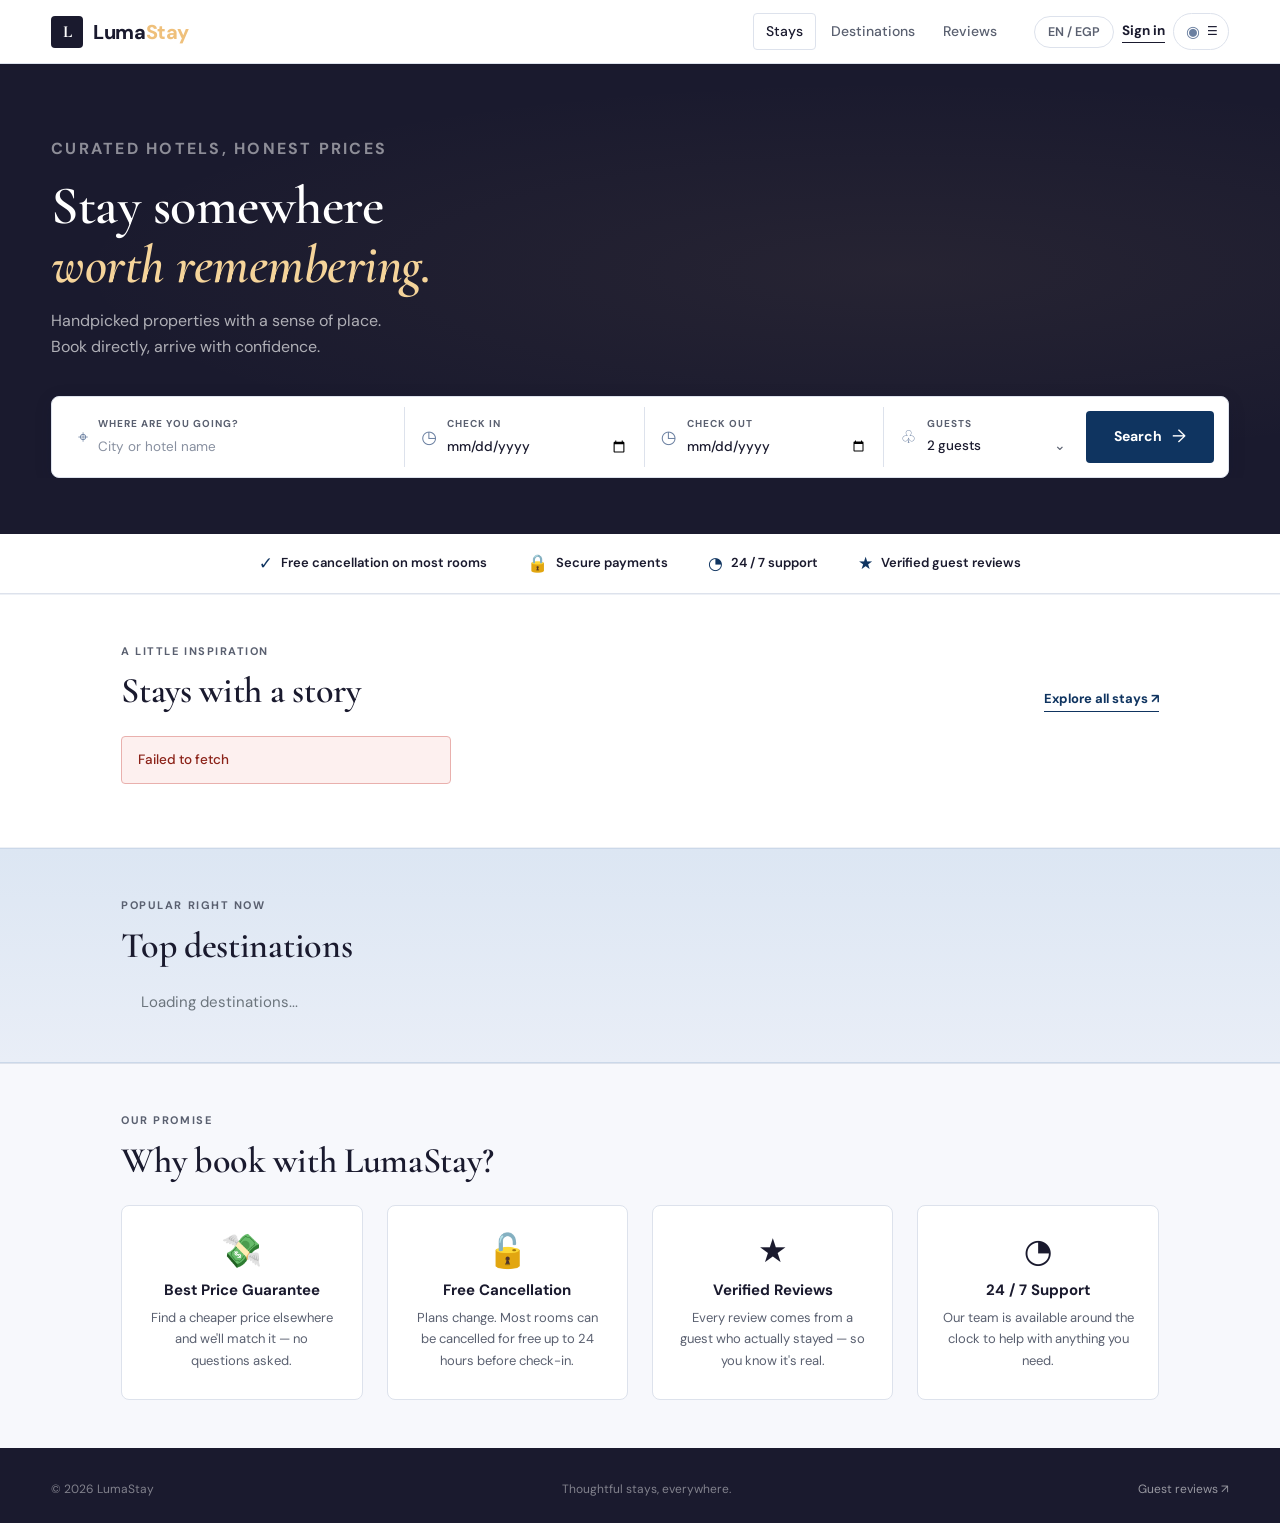
<file: frontend/index.html>
<!doctype html>
<html lang="en">
<head>
  <meta charset="UTF-8">
  <meta name="viewport" content="width=device-width, initial-scale=1.0">
  <meta name="description" content="LumaStay — discover and book premium hotels with care.">
  <title>LumaStay | Find Your Next Stay</title>
  <link rel="preconnect" href="https://fonts.googleapis.com">
  <link rel="preconnect" href="https://fonts.gstatic.com" crossorigin>
  <link href="https://fonts.googleapis.com/css2?family=Cormorant+Garamond:ital,wght@0,400;0,600;1,400&family=DM+Sans:wght@400;500;600;700&display=swap" rel="stylesheet">
  <link href="https://cdn.jsdelivr.net/npm/bootstrap@5.3.3/dist/css/bootstrap.min.css" rel="stylesheet">
  <link rel="stylesheet" href="css/style.css">
</head>
<body>

  <!-- ── HEADER ── -->
  <header class="site-header">
    <a class="brand" href="index.html" aria-label="LumaStay home">
      <span class="brand-mark">L</span>
      <span>Luma<span>Stay</span></span>
    </a>
    <nav class="main-nav" aria-label="Main navigation">
      <a class="active" href="#stays">Stays</a>
      <a href="#destinations">Destinations</a>
      <a href="reviews.html">Reviews</a>
    </nav>
    <div class="header-actions">
      <span class="icon-button" aria-label="Language and currency">EN / EGP</span>
      <a href="login.html" class="host-link">Sign in</a>
      <button class="profile-button" type="button" aria-label="Open account menu">
        <span class="profile-icon">◉</span>
        <span class="menu-icon">☰</span>
      </button>
    </div>
  </header>

  <!-- ── HERO + SEARCH ── -->
  <section class="hero-section" id="top" aria-labelledby="hero-heading">
    <div class="hero-inner">
      <div class="hero-copy">
        <p class="eyebrow" style="color:rgba(255,255,255,.5);margin-bottom:14px">Curated hotels, honest prices</p>
        <h1 id="hero-heading">Stay somewhere<br><em>worth remembering.</em></h1>
        <p>Handpicked properties with a sense of place.<br>Book directly, arrive with confidence.</p>
      </div>

      <!-- Search form — IDs required by script.js -->
      <form class="search-panel" aria-label="Search for a stay" id="searchForm" novalidate>

        <div class="search-field destination-field">
          <span class="field-icon" aria-hidden="true">⌖</span>
          <div style="flex:1;min-width:0">
            <label for="destination">Where are you going?</label>
            <input id="destination" type="text" placeholder="City or hotel name" autocomplete="off">
          </div>
        </div>

        <div class="search-field">
          <span class="field-icon" aria-hidden="true">◷</span>
          <div style="flex:1;min-width:0">
            <label for="check-in">Check in</label>
            <input id="check-in" type="date" aria-label="Check-in date">
          </div>
        </div>

        <div class="search-field">
          <span class="field-icon" aria-hidden="true">◷</span>
          <div style="flex:1;min-width:0">
            <label for="check-out">Check out</label>
            <input id="check-out" type="date" aria-label="Check-out date">
          </div>
        </div>

        <div class="search-field guests-field" style="position:relative">
          <span class="field-icon" aria-hidden="true">♧</span>
          <div style="flex:1;min-width:0">
            <label for="guests">Guests</label>
            <button class="guest-trigger" id="guests" type="button"
              aria-haspopup="true" aria-expanded="false">
              2 guests <span>⌄</span>
            </button>
          </div>

          <div class="guest-menu" id="guest-menu" aria-hidden="true" role="dialog" aria-label="Guest count">
            <div class="guest-row">
              <div>
                <strong>Adults</strong>
                <small>Ages 13 or above</small>
              </div>
              <div class="stepper">
                <button type="button" data-action="minus" data-target="adults" aria-label="Remove adult">−</button>
                <span id="adults">2</span>
                <button type="button" data-action="plus" data-target="adults" aria-label="Add adult">+</button>
              </div>
            </div>
            <div class="guest-row">
              <div>
                <strong>Children</strong>
                <small>Ages 2 – 12</small>
              </div>
              <div class="stepper">
                <button type="button" data-action="minus" data-target="children" aria-label="Remove child">−</button>
                <span id="children">0</span>
                <button type="button" data-action="plus" data-target="children" aria-label="Add child">+</button>
              </div>
            </div>
          </div>
        </div>

        <button class="search-button" type="submit" id="search-button" aria-label="Search stays">
          <span>Search</span>
          <b aria-hidden="true">→</b>
        </button>

      </form>
    </div>
  </section>

  <!-- subtle divider between hero (dark) and white content -->
  <div style="height:56px;background:var(--charcoal)"></div>

  <main>

    <!-- ── TRUST STRIP ── -->
    <div class="features-strip">
      <ul class="features-list container" role="list">
        <li class="feature-item"><span class="feature-icon" aria-hidden="true">✓</span>Free cancellation on most rooms</li>
        <li class="feature-item"><span class="feature-icon" aria-hidden="true">🔒</span>Secure payments</li>
        <li class="feature-item"><span class="feature-icon" aria-hidden="true">◔</span>24 / 7 support</li>
        <li class="feature-item"><span class="feature-icon" aria-hidden="true">★</span>Verified guest reviews</li>
      </ul>
    </div>

    <!-- ── FEATURED STAYS ── -->
    <section class="collection-section" id="stays" aria-labelledby="stays-heading">
      <div class="container">

        <div class="section-heading">
          <div>
            <p class="eyebrow" style="margin-bottom:10px">A little inspiration</p>
            <h2 id="stays-heading">Stays with a story</h2>
          </div>
          <a href="index.html#stays" class="text-link">Explore all stays <span aria-hidden="true">↗</span></a>
        </div>

        <div class="stay-grid" role="list" id="hotel-list">
          <p class="text-center" role="status">Loading hotels...</p>
        </div><!-- /.stay-grid -->
      </div>
    </section>

    <!-- ── DESTINATIONS ── -->
    <section class="dest-section" id="destinations" aria-labelledby="dest-heading">
      <div class="container">
        <div class="section-heading">
          <div>
            <p class="eyebrow" style="margin-bottom:10px">Popular right now</p>
            <h2 id="dest-heading">Top destinations</h2>
          </div>
        </div>
        <div class="dest-grid" id="destination-list" aria-live="polite">
          <p class="text-center text-secondary" role="status">Loading destinations...</p>
        </div>
      </div>
    </section>

    <!-- ── WHY LUMASTAY ── -->
    <section class="why-section" aria-labelledby="why-heading">
      <div class="container">
        <div class="section-heading">
          <div>
            <p class="eyebrow" style="margin-bottom:10px">Our promise</p>
            <h2 id="why-heading">Why book with LumaStay?</h2>
          </div>
        </div>
        <div class="why-grid">
          <div class="why-card">
            <div class="why-icon" aria-hidden="true">💸</div>
            <h3 class="why-title">Best Price Guarantee</h3>
            <p class="why-desc">Find a cheaper price elsewhere and we'll match it — no questions asked.</p>
          </div>
          <div class="why-card">
            <div class="why-icon" aria-hidden="true">🔓</div>
            <h3 class="why-title">Free Cancellation</h3>
            <p class="why-desc">Plans change. Most rooms can be cancelled for free up to 24 hours before check-in.</p>
          </div>
          <div class="why-card">
            <div class="why-icon" aria-hidden="true">★</div>
            <h3 class="why-title">Verified Reviews</h3>
            <p class="why-desc">Every review comes from a guest who actually stayed — so you know it's real.</p>
          </div>
          <div class="why-card">
            <div class="why-icon" aria-hidden="true">◔</div>
            <h3 class="why-title">24 / 7 Support</h3>
            <p class="why-desc">Our team is available around the clock to help with anything you need.</p>
          </div>
        </div>
      </div>
    </section>

  </main>

  <!-- ── FOOTER ── -->
  <footer class="site-footer">
    <span>© 2026 LumaStay</span>
    <span>Thoughtful stays, everywhere.</span>
    <a href="reviews.html">Guest reviews ↗</a>
  </footer>

  <!-- Toast — id required by script.js -->
  <div class="toast" id="toast" role="status" aria-live="polite"></div>

  <script src="https://cdn.jsdelivr.net/npm/bootstrap@5.3.3/dist/js/bootstrap.bundle.min.js"></script>
  <script src="js/api.js"></script>
  <script src="js/session.js"></script>
  <script src="js/script.js"></script>
</body>
</html>
</file>
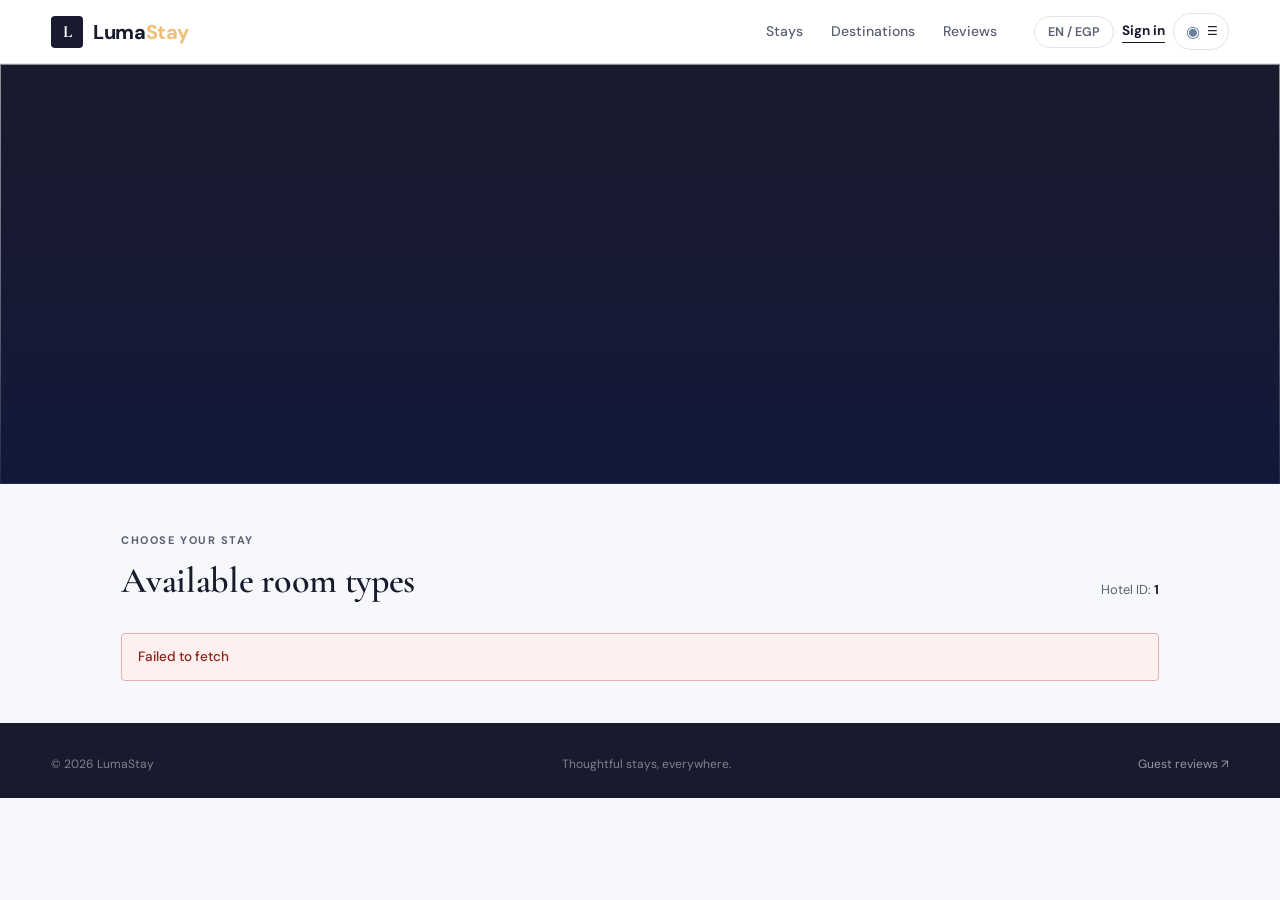
<file: frontend/hotel-details.html>
<!doctype html>
<html lang="en">
<head>
  <meta charset="UTF-8">
  <meta name="viewport" content="width=device-width, initial-scale=1.0">
  <title>Hotel Details | LumaStay</title>
  <link rel="preconnect" href="https://fonts.googleapis.com">
  <link rel="preconnect" href="https://fonts.gstatic.com" crossorigin>
  <link href="https://fonts.googleapis.com/css2?family=Cormorant+Garamond:ital,wght@0,400;0,600;1,400&family=DM+Sans:wght@400;500;600;700&display=swap" rel="stylesheet">
  <link href="https://cdn.jsdelivr.net/npm/bootstrap@5.3.3/dist/css/bootstrap.min.css" rel="stylesheet">
  <link rel="stylesheet" href="css/style.css">
  <link rel="stylesheet" href="css/hotel-details.css">
</head>
<body>

  <!-- ── HEADER ── -->
  <header class="site-header">
    <a class="brand" href="index.html" aria-label="LumaStay home">
      <span class="brand-mark">L</span>
      <span>Luma<span>Stay</span></span>
    </a>
    <nav class="main-nav" aria-label="Main navigation">
      <a href="index.html#stays">Stays</a>
      <a href="index.html#destinations">Destinations</a>
      <a href="reviews.html">Reviews</a>
    </nav>
    <div class="header-actions">
      <span class="icon-button" aria-label="Language and currency">EN / EGP</span>
      <a class="host-link" href="login.html">Sign in</a>
      <button class="profile-button" type="button" aria-label="Open account menu">
        <span class="profile-icon">◉</span>
        <span class="menu-icon">☰</span>
      </button>
    </div>
  </header>

  <main>

    <!-- ── HERO — populated by hotel-details.js via IDs ── -->
    <section class="hotel-hero">
      <img
        alt=""
        class="hotel-hero-image"
      >
      <div class="hotel-hero-overlay" aria-hidden="true"></div>
      <div class="hotel-hero-content d-none">
        <!-- IDs populated by hotel-details.js -->
        <h1 id="hotelName"></h1>
        <p class="hotel-location" id="hotelLocation"></p>
        <p class="hotel-description" id="hotelDescription"></p>
      </div>
    </section>

    <!-- ── ROOMS ── -->
    <section class="rooms-section">
      <div class="container">

        <div class="rooms-section-header">
          <div>
            <p class="eyebrow" style="margin-bottom:10px">Choose your stay</p>
            <h2>Available room types</h2>
          </div>
          <span style="font-size:13px;color:var(--warm-grey)">
            Hotel ID: <strong id="hotelIdLabel" style="color:var(--charcoal)"></strong>
          </span>
        </div>

        <!-- Alert — hotel-details.js uses id="pageMessage" -->
        <div id="pageMessage" class="alert d-none" role="alert"></div>

        <!-- Room cards injected by hotel-details.js -->
        <div id="roomTypes" class="row g-4"></div>

      </div>
    </section>

  </main>

  <!-- ── FOOTER ── -->
  <footer class="site-footer">
    <span>© 2026 LumaStay</span>
    <span>Thoughtful stays, everywhere.</span>
    <a href="reviews.html">Guest reviews ↗</a>
  </footer>

  <script src="https://cdn.jsdelivr.net/npm/bootstrap@5.3.3/dist/js/bootstrap.bundle.min.js"></script>
  <script src="js/api.js"></script>
  <script src="js/session.js"></script>
  <script src="js/hotel-details.js"></script>
</body>
</html>
</file>
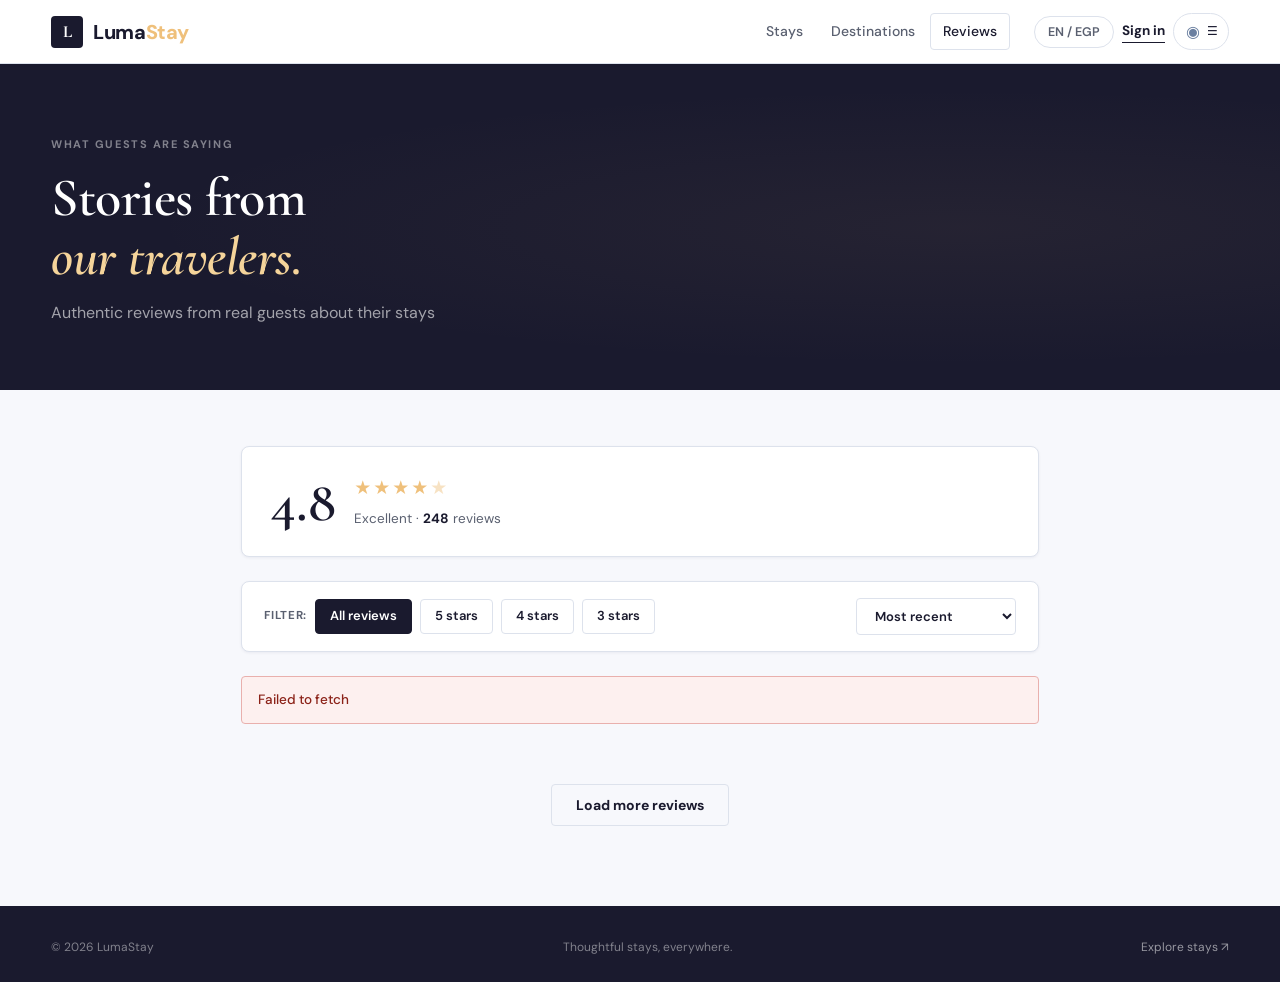
<file: frontend/reviews.html>
<!doctype html>
<html lang="en">
<head>
  <meta charset="UTF-8">
  <meta name="viewport" content="width=device-width, initial-scale=1.0">
  <title>Guest Reviews | LumaStay</title>
  <link rel="preconnect" href="https://fonts.googleapis.com">
  <link rel="preconnect" href="https://fonts.gstatic.com" crossorigin>
  <link href="https://fonts.googleapis.com/css2?family=Cormorant+Garamond:ital,wght@0,400;0,600;1,400&family=DM+Sans:wght@400;500;600;700&display=swap" rel="stylesheet">
  <link href="https://cdn.jsdelivr.net/npm/bootstrap@5.3.3/dist/css/bootstrap.min.css" rel="stylesheet">
  <link rel="stylesheet" href="css/style.css">
  <link rel="stylesheet" href="css/reviews.css?v=20260908">
</head>
<body>
  <header class="site-header">
    <a class="brand" href="index.html" aria-label="LumaStay home">
      <span class="brand-mark">L</span>
      <span>Luma<span>Stay</span></span>
    </a>
    <nav class="main-nav" aria-label="Main navigation">
      <a href="index.html#stays">Stays</a>
      <a href="index.html#destinations">Destinations</a>
      <a class="active" href="reviews.html">Reviews</a>
    </nav>
    <div class="header-actions">
      <span class="icon-button" aria-label="Language and currency">EN / EGP</span>
      <a href="login.html" class="host-link">Sign in</a>
      <button class="profile-button" type="button" aria-label="Open account menu"><span class="profile-icon">◉</span><span class="menu-icon">☰</span></button>
    </div>
  </header>

  <main>
    <section class="page-hero">
      <div class="page-hero-content">
        <p class="eyebrow">What guests are saying</p>
        <h1>Stories from<br><em>our travelers.</em></h1>
        <p class="hero-subtitle">Authentic reviews from real guests about their stays</p>
      </div>
    </section>

    <section class="reviews-container">
      <div class="reviews-header">
        <div class="rating-summary">
          <div class="overall-score">
            <span class="score-number">4.8</span>
            <div class="score-details">
              <div class="stars">★★★★<span class="half-star">★</span></div>
              <p class="score-text">Excellent · <span id="totalReviews">248</span> reviews</p>
            </div>
          </div>
        </div>
        <button class="btn-primary" data-auth-only data-bs-toggle="modal" data-bs-target="#addReviewModal">
          Write a review
        </button>
      </div>

      <div class="filter-section">
        <div class="filter-group">
          <span class="filter-label">Filter:</span>
          <button class="filter-btn active" data-filter="all">All reviews</button>
          <button class="filter-btn" data-filter="5">5 stars</button>
          <button class="filter-btn" data-filter="4">4 stars</button>
          <button class="filter-btn" data-filter="3">3 stars</button>
        </div>
        <select class="sort-select" id="sortReviews">
          <option value="recent">Most recent</option>
          <option value="oldest">Oldest first</option>
          <option value="highest">Highest rated</option>
          <option value="lowest">Lowest rated</option>
        </select>
      </div>

      <div id="reviewsList" class="reviews-list">
        <!-- Reviews will be populated by JavaScript -->
      </div>

      <div id="emptyState" class="empty-state" style="display: none;">
        <div class="empty-icon">💬</div>
        <h3>No reviews yet</h3>
        <p>Be the first to share your experience</p>
          <button class="btn-primary" data-auth-only data-bs-toggle="modal" data-bs-target="#addReviewModal">
          Write a review
        </button>
      </div>

      <div class="text-center mt-5" id="loadMoreContainer">
        <button class="btn-secondary" id="loadMoreBtn">
          Load more reviews
        </button>
      </div>
    </section>
  </main>

  <!-- Add Review Modal -->
  <div class="modal fade" id="addReviewModal" tabindex="-1" aria-labelledby="addReviewModalLabel" aria-hidden="true">
    <div class="modal-dialog modal-dialog-centered">
      <div class="modal-content">
        <div class="modal-header">
          <h5 class="modal-title" id="addReviewModalLabel">Share your experience</h5>
          <button type="button" class="btn-close" data-bs-dismiss="modal" aria-label="Close"></button>
        </div>
        <div class="modal-body">
          <form id="reviewForm">
            <div class="form-group">
              <label for="hotelSelect">Select completed stay</label>
              <select class="form-input" id="hotelSelect" required>
                <option value="">Loading completed stays...</option>
              </select>
            </div>

            <div class="form-group">
              <label>Your rating</label>
              <div class="star-rating" id="starRating">
                <span class="star" data-rating="1">☆</span>
                <span class="star" data-rating="2">☆</span>
                <span class="star" data-rating="3">☆</span>
                <span class="star" data-rating="4">☆</span>
                <span class="star" data-rating="5">☆</span>
              </div>
              <input type="hidden" id="ratingValue" name="rating" value="0" required>
            </div>

            <div class="form-group">
              <label for="reviewComment">Your review</label>
              <textarea class="form-input" id="reviewComment" rows="5" 
                        placeholder="Share your experience..." required minlength="10"></textarea>
              <small class="form-hint">Minimum 10 characters</small>
            </div>

            <div class="modal-footer">
              <button type="button" class="btn-secondary" data-bs-dismiss="modal">Cancel</button>
              <button type="submit" class="btn-primary">Submit review</button>
            </div>
          </form>
        </div>
      </div>
    </div>
  </div>

  <footer class="site-footer"><span>© 2026 LumaStay</span><span>Thoughtful stays, everywhere.</span><a href="index.html#stays">Explore stays ↗</a></footer>

  <script src="https://cdn.jsdelivr.net/npm/bootstrap@5.3.3/dist/js/bootstrap.bundle.min.js"></script>
  <script src="js/api.js"></script>
  <script src="js/session.js"></script>
  <script src="js/reviews.js"></script>
</body>
</html>
</file>
<file: frontend/css/style.css>
/* ==========================================================================
   LumaStay — Shared Design System
   style.css applies to every customer-facing page.
   Page-specific overrides live in their own CSS files.
   ========================================================================== */

/* --------------------------------------------------------------------------
   1. DESIGN TOKENS
   -------------------------------------------------------------------------- */
:root {
  /* ── Core palette — deep navy / gold ── */
  --ivory:         #f7f8fc;   /* page background     */
  --ivory-2:       #e9eef7;   /* section background  */
  --ivory-3:       #dce6f3;   /* deeper tint         */
  --charcoal:      #1a1a2e;   /* primary dark        */
  --charcoal-2:    #16213e;   /* rich navy           */
  --charcoal-3:    #0f3460;   /* strong blue         */
  --forest:        #0f3460;   /* CTA / accent blue   */
  --forest-2:      #1a4a80;   /* hover blue          */
  --forest-3:      #0a2a50;   /* deep blue           */
  --sage:          #6a7fa0;   /* muted blue-grey     */
  --sage-2:        #b0c0d8;   /* light blue-grey     */
  --sage-3:        #dce6f4;   /* palest blue         */
  --gold:          #efc07b;   /* primary gold        */
  --gold-2:        #f5d49a;   /* light gold          */
  --gold-3:        #faebd0;   /* palest gold         */
  --warm-grey:     #5a6070;   /* body text muted     */
  --warm-grey-2:   #8890a0;   /* placeholder / hint  */

  /* Semantic aliases — kept for backward-compat with older CSS */
  --ink:           var(--charcoal);
  --paper:         var(--ivory);
  --white:         #ffffff;
  --muted:         var(--warm-grey);
  --line:          #dde2ec;
  --sun:           var(--gold);
  --dark-sage:     var(--forest);

  /* Status colours */
  --status-pending-bg:    #fef5e7;
  --status-pending-fg:    #92580a;
  --status-pending-bd:    #f5d99a;
  --status-confirmed-bg:  #e6eef8;
  --status-confirmed-fg:  #0f3460;
  --status-confirmed-bd:  #a8c4e8;
  --status-cancelled-bg:  #fdf0ef;
  --status-cancelled-fg:  #8b2218;
  --status-cancelled-bd:  #e9b0ad;
  --status-completed-bg:  #e8edf8;
  --status-completed-fg:  #16213e;
  --status-completed-bd:  #a0b4d4;

  /* Alert colours */
  --alert-success-bg:  #e6eef8;
  --alert-success-fg:  #0f3460;
  --alert-success-bd:  #a8c4e8;
  --alert-danger-bg:   #fdf0ef;
  --alert-danger-fg:   #8b2218;
  --alert-danger-bd:   #e9b0ad;
  --alert-warning-bg:  #fef5e7;
  --alert-warning-fg:  #92580a;
  --alert-warning-bd:  #f5d99a;
  --alert-info-bg:     #e8edf8;
  --alert-info-fg:     #16213e;
  --alert-info-bd:     #a0b4d4;

  /* Shadow scale — navy-tinted */
  --shadow-xs: 0 1px 3px rgba(15,24,60,.06);
  --shadow-sm: 0 2px 8px rgba(15,24,60,.09);
  --shadow-md: 0 4px 18px rgba(15,24,60,.12);
  --shadow-lg: 0 8px 36px rgba(15,24,60,.16);

  /* Geometry */
  --radius:    4px;
  --radius-md: 8px;
  --radius-lg: 12px;

  /* Spacing scale */
  --space-1: 4px;
  --space-2: 8px;
  --space-3: 12px;
  --space-4: 16px;
  --space-5: 24px;
  --space-6: 32px;
  --space-7: 48px;
  --space-8: 64px;

  /* Content width */
  --max-w: 1200px;
  --page-x: clamp(20px, 4vw, 60px);

  /* Transitions */
  --t: .2s ease;
  --t-slow: .35s ease;
}

/* --------------------------------------------------------------------------
   2. RESET & BASE
   -------------------------------------------------------------------------- */
*, *::before, *::after { box-sizing: border-box; margin: 0; padding: 0; }
html { scroll-behavior: smooth; font-size: 15px; -webkit-text-size-adjust: 100%; }
body {
  font-family: 'DM Sans', 'Inter', system-ui, sans-serif;
  background: var(--ivory);
  color: var(--charcoal);
  line-height: 1.6;
  -webkit-font-smoothing: antialiased;
  overflow-x: hidden;
}
a { color: inherit; text-decoration: none; }
button, input, select, textarea { font: inherit; }
button { cursor: pointer; -webkit-tap-highlight-color: transparent; }
img { display: block; max-width: 100%; }
h1,h2,h3,h4,h5,h6,p { margin: 0; }
ul,ol { list-style: none; padding: 0; margin: 0; }

/* Reduced motion */
@media (prefers-reduced-motion: reduce) {
  *, *::before, *::after {
    animation-duration: .01ms !important;
    animation-iteration-count: 1 !important;
    transition-duration: .01ms !important;
  }
  html { scroll-behavior: auto; }
}

/* --------------------------------------------------------------------------
   3. TYPOGRAPHY
   -------------------------------------------------------------------------- */
.display-heading {
  font-family: 'Cormorant Garamond', 'Playfair Display', Georgia, serif;
  font-weight: 600;
  letter-spacing: -.5px;
  line-height: 1.12;
}
h1 {
  font-family: 'Cormorant Garamond', 'Playfair Display', Georgia, serif;
  font-size: clamp(2.4rem, 5vw, 4rem);
  font-weight: 600;
  line-height: 1.1;
  letter-spacing: -.5px;
  color: var(--charcoal);
}
h2 {
  font-family: 'Cormorant Garamond', 'Playfair Display', Georgia, serif;
  font-size: clamp(1.6rem, 3vw, 2.4rem);
  font-weight: 600;
  line-height: 1.15;
  letter-spacing: -.3px;
  color: var(--charcoal);
}
h3 {
  font-size: 1.15rem;
  font-weight: 700;
  color: var(--charcoal);
}
.eyebrow {
  font-size: 11px;
  font-weight: 700;
  letter-spacing: .14em;
  text-transform: uppercase;
  color: var(--warm-grey);
}
em { font-style: italic; color: var(--forest); }

/* --------------------------------------------------------------------------
   4. LAYOUT UTILITIES
   -------------------------------------------------------------------------- */
.container {
  width: min(var(--max-w), 100%);
  padding-inline: var(--page-x);
  margin-inline: auto;
}
.section-wrap  { padding-block: var(--space-8); }
.section-label {
  display: flex;
  align-items: center;
  gap: 10px;
  margin-bottom: 20px;
}
.section-label::before {
  content: '';
  display: block;
  width: 28px;
  height: 2px;
  background: var(--gold);
  flex-shrink: 0;
}

/* --------------------------------------------------------------------------
   5. SITE HEADER
   -------------------------------------------------------------------------- */
.site-header {
  position: sticky;
  top: 0;
  z-index: 200;
  background: var(--white);
  border-bottom: 1px solid var(--line);
  height: 64px;
  display: flex;
  align-items: center;
  padding: 0 var(--page-x);
  justify-content: space-between;
  gap: var(--space-5);
  box-shadow: var(--shadow-xs);
}

/* Brand */
.brand {
  display: flex;
  align-items: center;
  gap: 10px;
  flex-shrink: 0;
  font-size: 20px;
  font-weight: 800;
  letter-spacing: -.4px;
  color: var(--charcoal);
  font-family: 'DM Sans', system-ui, sans-serif;
}
.brand:focus-visible { outline: 2px solid var(--forest); outline-offset: 3px; border-radius: var(--radius); }
.brand-mark {
  width: 32px;
  height: 32px;
  background: var(--charcoal);
  color: var(--white);
  border-radius: var(--radius);
  display: grid;
  place-items: center;
  font-size: 17px;
  font-weight: 800;
  font-family: 'Cormorant Garamond', 'Playfair Display', serif;
  line-height: 1;
  flex-shrink: 0;
}
.brand > span:last-child > span { color: var(--gold); }

/* Desktop nav */
.main-nav {
  display: flex;
  gap: 2px;
  margin-left: auto;
}
.main-nav a {
  font-size: 14px;
  font-weight: 500;
  color: var(--warm-grey);
  padding: 6px 12px;
  border-radius: var(--radius);
  border: 1.5px solid transparent;
  transition: color var(--t), border-color var(--t), background var(--t);
}
.main-nav a:hover { color: var(--charcoal); }
.main-nav a.active, .main-nav a:focus-visible {
  color: var(--charcoal);
  border-color: var(--line);
}
.main-nav a:focus-visible { outline: none; }

/* Header actions */
.header-actions {
  display: flex;
  align-items: center;
  gap: var(--space-2);
  flex-shrink: 0;
}
.icon-button {
  font-size: 12.5px;
  font-weight: 600;
  color: var(--warm-grey);
  background: none;
  border: 1.5px solid var(--line);
  border-radius: 20px;
  padding: 5px 13px;
  cursor: default;
  transition: border-color var(--t);
  white-space: nowrap;
}
.host-link {
  font-size: 13.5px;
  font-weight: 700;
  color: var(--charcoal);
  border-bottom: 1.5px solid var(--charcoal);
  padding-bottom: 1px;
  transition: color var(--t), border-color var(--t);
  white-space: nowrap;
}
.host-link:hover { color: var(--forest); border-color: var(--forest); }
.host-link:focus-visible { outline: 2px solid var(--forest); outline-offset: 3px; border-radius: 1px; }
.profile-button {
  background: none;
  border: 1.5px solid var(--line);
  border-radius: 20px;
  padding: 5px 12px;
  color: var(--charcoal);
  display: flex;
  align-items: center;
  gap: 7px;
  font-size: 13px;
  transition: border-color var(--t), box-shadow var(--t);
}
.profile-button:hover { border-color: var(--warm-grey-2); }
.profile-button:focus-visible { outline: 2px solid var(--forest); outline-offset: 2px; }
.profile-icon { font-size: 16px; color: var(--sage); }
.menu-icon  { font-size: 12px; letter-spacing: -2px; }

/* Mobile nav toggle — injected by session.js */
.mobile-nav-toggle {
  display: none;
  background: none;
  border: 1.5px solid var(--line);
  border-radius: var(--radius);
  padding: 6px 9px;
  font-size: 18px;
  line-height: 1;
  color: var(--charcoal);
  transition: border-color var(--t);
  flex-shrink: 0;
}
.mobile-nav-toggle:focus-visible { outline: 2px solid var(--forest); outline-offset: 2px; }

/* Open state — nav panel slides in below header */
.site-header.nav-open .main-nav {
  display: flex;
  flex-direction: column;
  position: absolute;
  top: 64px;
  left: 0;
  right: 0;
  background: var(--white);
  border-bottom: 1px solid var(--line);
  padding: var(--space-3) var(--page-x) var(--space-4);
  gap: 2px;
  box-shadow: var(--shadow-md);
  z-index: 199;
  animation: slideDown .18s ease;
}
.site-header.nav-open .main-nav a {
  padding: 10px 14px;
  font-size: 15px;
}
@keyframes slideDown {
  from { opacity: 0; transform: translateY(-6px); }
  to   { opacity: 1; transform: translateY(0); }
}

/* Account menu — appended dynamically by session.js */
.account-menu {
  display: none;
  position: absolute;
  right: var(--page-x);
  top: 70px;
  width: 220px;
  background: var(--white);
  border: 1px solid var(--line);
  border-radius: var(--radius-md);
  box-shadow: var(--shadow-lg);
  z-index: 300;
  overflow: hidden;
}
.account-menu.open { display: block; }
.account-menu-user {
  padding: 14px 16px;
  border-bottom: 1px solid var(--line);
  display: grid;
  gap: 3px;
}
.account-menu-user strong {
  font-size: 14px;
  font-weight: 700;
  color: var(--charcoal);
  white-space: nowrap;
  overflow: hidden;
  text-overflow: ellipsis;
}
.account-menu-user small {
  font-size: 12px;
  color: var(--warm-grey);
  white-space: nowrap;
  overflow: hidden;
  text-overflow: ellipsis;
}
.account-menu a,
.account-menu button {
  display: block;
  width: 100%;
  padding: 11px 16px;
  font-size: 13.5px;
  color: var(--charcoal);
  text-align: left;
  background: none;
  border: none;
  cursor: pointer;
  transition: background var(--t);
}
.account-menu a:hover,
.account-menu button:hover { background: var(--ivory-2); }
.account-menu a:focus-visible,
.account-menu button:focus-visible {
  outline: 2px solid var(--forest);
  outline-offset: -2px;
}

/* --------------------------------------------------------------------------
   6. SITE FOOTER
   -------------------------------------------------------------------------- */
.site-footer {
  background: var(--charcoal);
  padding: var(--space-6) var(--page-x) var(--space-5);
  display: flex;
  flex-wrap: wrap;
  align-items: center;
  justify-content: space-between;
  gap: var(--space-4);
  font-size: 12px;
  color: rgba(255,255,255,.45);
}
.site-footer a {
  color: rgba(255,255,255,.55);
  transition: color var(--t);
}
.site-footer a:hover { color: var(--gold-2); }
.site-footer a:focus-visible { outline: 1px solid var(--gold); outline-offset: 2px; }

/* --------------------------------------------------------------------------
   7. BUTTONS
   -------------------------------------------------------------------------- */
.btn-primary,
.btn-secondary,
.btn-forest,
.btn-ghost,
.btn-outline {
  display: inline-flex;
  align-items: center;
  justify-content: center;
  gap: 7px;
  border-radius: var(--radius);
  font-size: 14px;
  font-weight: 700;
  line-height: 1.3;
  white-space: nowrap;
  text-decoration: none;
  cursor: pointer;
  transition: background var(--t), color var(--t), border-color var(--t),
              box-shadow var(--t), transform .15s ease;
  padding: 11px 24px;
}
.btn-primary:focus-visible,
.btn-secondary:focus-visible,
.btn-forest:focus-visible,
.btn-outline:focus-visible { outline: 2px solid var(--forest); outline-offset: 3px; }

/* Primary — charcoal */
.btn-primary {
  background: var(--charcoal);
  color: var(--white);
  border: 1.5px solid var(--charcoal);
}
.btn-primary:hover {
  background: var(--charcoal-2);
  border-color: var(--charcoal-2);
  transform: translateY(-1px);
  box-shadow: var(--shadow-sm);
  color: var(--white);
}
.btn-primary:active { transform: translateY(0); }
.btn-primary:disabled {
  opacity: .45;
  cursor: not-allowed;
  transform: none;
  box-shadow: none;
}

/* Forest — use on auth / CTA contexts */
.btn-forest {
  background: var(--forest);
  color: var(--white);
  border: 1.5px solid var(--forest);
}
.btn-forest:hover {
  background: var(--forest-2);
  border-color: var(--forest-2);
  transform: translateY(-1px);
  box-shadow: var(--shadow-sm);
  color: var(--white);
}
.btn-forest:active { transform: translateY(0); }
.btn-forest:disabled { opacity: .45; cursor: not-allowed; transform: none; }

/* Secondary — outline */
.btn-secondary, .btn-outline {
  background: transparent;
  color: var(--charcoal);
  border: 1.5px solid #c8c2bc;
}
.btn-secondary:hover, .btn-outline:hover {
  border-color: var(--charcoal);
  box-shadow: var(--shadow-xs);
}

/* Ghost */
.btn-ghost {
  background: transparent;
  color: var(--charcoal);
  border: none;
  padding-inline: 8px;
  text-decoration: underline;
  text-underline-offset: 2px;
  text-decoration-color: transparent;
  transition: text-decoration-color var(--t);
}
.btn-ghost:hover { text-decoration-color: var(--charcoal); }

/* Loading state */
.btn-primary.loading,
.btn-forest.loading {
  color: transparent;
  position: relative;
  pointer-events: none;
}
.btn-primary.loading::after,
.btn-forest.loading::after {
  content: '';
  position: absolute;
  width: 16px; height: 16px;
  top: 50%; left: 50%;
  margin: -8px 0 0 -8px;
  border: 2px solid rgba(255,255,255,.3);
  border-top-color: white;
  border-radius: 50%;
  animation: spin .6s linear infinite;
}
@keyframes spin { to { transform: rotate(360deg); } }

/* --------------------------------------------------------------------------
   8. FORM ELEMENTS
   -------------------------------------------------------------------------- */
.form-group {
  display: flex;
  flex-direction: column;
  gap: 7px;
}
.form-group label,
.form-label {
  font-size: 11.5px;
  font-weight: 700;
  letter-spacing: .06em;
  text-transform: uppercase;
  color: var(--warm-grey);
  display: block;
}
.form-input,
.form-control,
.form-select {
  width: 100%;
  padding: 11px 14px;
  font-size: 14px;
  font-family: inherit;
  color: var(--charcoal);
  background: var(--white);
  border: 1.5px solid var(--line);
  border-radius: var(--radius);
  transition: border-color var(--t), box-shadow var(--t), background var(--t);
  appearance: none;
  -webkit-appearance: none;
}
.form-input:focus,
.form-control:focus,
.form-select:focus {
  outline: none;
  border-color: var(--forest);
  box-shadow: 0 0 0 3px rgba(45,90,61,.1);
  background: var(--white);
}
.form-input::placeholder,
.form-control::placeholder { color: var(--warm-grey-2); }
.form-input.is-invalid,
.form-control.is-invalid { border-color: var(--status-cancelled-fg); }
.form-hint, small.form-hint {
  font-size: 12px;
  color: var(--warm-grey);
  line-height: 1.4;
}
.invalid-feedback {
  font-size: 12px;
  color: var(--status-cancelled-fg);
  margin-top: 4px;
}
.was-validated .form-input:invalid ~ .invalid-feedback,
.was-validated .form-control:invalid ~ .invalid-feedback { display: block; }

/* Textarea */
textarea.form-input,
textarea.form-control {
  resize: vertical;
  min-height: 100px;
}

/* --------------------------------------------------------------------------
   9. ALERT MESSAGES
   -------------------------------------------------------------------------- */
.alert {
  padding: 13px 16px;
  border-radius: var(--radius);
  font-size: 13.5px;
  font-weight: 500;
  line-height: 1.5;
  border: 1px solid transparent;
}
.alert-success {
  background: var(--alert-success-bg);
  color: var(--alert-success-fg);
  border-color: var(--alert-success-bd);
}
.alert-danger {
  background: var(--alert-danger-bg);
  color: var(--alert-danger-fg);
  border-color: var(--alert-danger-bd);
}
.alert-warning {
  background: var(--alert-warning-bg);
  color: var(--alert-warning-fg);
  border-color: var(--alert-warning-bd);
}
.alert-info {
  background: var(--alert-info-bg);
  color: var(--alert-info-fg);
  border-color: var(--alert-info-bd);
}

/* --------------------------------------------------------------------------
   10. STATUS BADGES
   -------------------------------------------------------------------------- */
.status-badge,
.booking-status {
  display: inline-block;
  padding: 3px 10px;
  border-radius: var(--radius);
  font-size: 11px;
  font-weight: 700;
  letter-spacing: .06em;
  text-transform: uppercase;
  border: 1px solid transparent;
  white-space: nowrap;
}
.status-pending {
  background: var(--status-pending-bg);
  color: var(--status-pending-fg);
  border-color: var(--status-pending-bd);
}
.status-confirmed {
  background: var(--status-confirmed-bg);
  color: var(--status-confirmed-fg);
  border-color: var(--status-confirmed-bd);
}
.status-cancelled,
.status-rejected {
  background: var(--status-cancelled-bg);
  color: var(--status-cancelled-fg);
  border-color: var(--status-cancelled-bd);
}
.status-completed {
  background: var(--status-completed-bg);
  color: var(--status-completed-fg);
  border-color: var(--status-completed-bd);
}

/* --------------------------------------------------------------------------
   11. CARDS (generic)
   -------------------------------------------------------------------------- */
.ls-card {
  background: var(--white);
  border: 1px solid var(--line);
  border-radius: var(--radius-md);
  box-shadow: var(--shadow-sm);
  transition: box-shadow var(--t), transform var(--t);
}
.ls-card:hover {
  box-shadow: var(--shadow-md);
  transform: translateY(-2px);
}

/* --------------------------------------------------------------------------
   12. TEXT LINKS
   -------------------------------------------------------------------------- */
.text-link {
  color: var(--forest);
  font-size: 13px;
  font-weight: 700;
  border-bottom: 1.5px solid var(--forest);
  padding-bottom: 1px;
  transition: opacity var(--t);
  text-decoration: none;
}
.text-link:hover { opacity: .7; }
.text-link:focus-visible { outline: 2px solid var(--forest); outline-offset: 2px; }
.text-link-bold {
  color: var(--charcoal);
  font-weight: 700;
  border-bottom: 1.5px solid var(--charcoal);
  padding-bottom: 1px;
  text-decoration: none;
}
.text-link-bold:hover { color: var(--forest); border-color: var(--forest); }
.dark-link {
  color: var(--charcoal);
  font-weight: 700;
  text-decoration: underline;
  text-underline-offset: 3px;
}

/* --------------------------------------------------------------------------
   13. TOAST
   -------------------------------------------------------------------------- */
.toast {
  position: fixed;
  bottom: 28px;
  left: 50%;
  transform: translate(-50%, 16px);
  background: var(--charcoal);
  color: var(--white);
  padding: 13px 22px;
  border-radius: var(--radius-md);
  font-size: 14px;
  font-weight: 500;
  box-shadow: var(--shadow-lg);
  opacity: 0;
  pointer-events: none;
  transition: opacity .25s ease, transform .25s ease;
  z-index: 9999;
  white-space: nowrap;
  max-width: 90vw;
  text-align: center;
}
.toast.visible {
  opacity: 1;
  transform: translate(-50%, 0);
}

/* --------------------------------------------------------------------------
   14. NOTE DOT (used in auth image captions)
   -------------------------------------------------------------------------- */
.note-dot {
  width: 7px; height: 7px;
  background: var(--gold);
  border-radius: 50%;
  flex-shrink: 0;
  display: inline-block;
}

/* --------------------------------------------------------------------------
   15. HOMEPAGE — HERO
   -------------------------------------------------------------------------- */
.hero-section {
  background: var(--charcoal);
  padding: 72px var(--page-x) 0;
  overflow: hidden;
  position: relative;
}
.hero-section::after {
  content: '';
  display: block;
  position: absolute;
  inset: 0;
  background: radial-gradient(ellipse at 70% 50%,
    rgba(184,149,106,.08) 0%, transparent 65%);
  pointer-events: none;
}
.hero-inner {
  max-width: var(--max-w);
  margin-inline: auto;
  position: relative;
  z-index: 1;
}
.hero-copy { margin-bottom: 36px; }
.hero-copy h1 {
  color: var(--white);
  font-size: clamp(2.2rem, 5vw, 3.6rem);
  margin-bottom: 14px;
}
.hero-copy h1 em { color: var(--gold-2); }
.hero-copy p {
  font-size: 16px;
  color: rgba(255,255,255,.65);
  max-width: 520px;
}

/* --------------------------------------------------------------------------
   16. HOMEPAGE — SEARCH PANEL
   -------------------------------------------------------------------------- */
.search-panel {
  background: var(--white);
  border-radius: var(--radius-md);
  border: 1px solid var(--line);
  box-shadow: var(--shadow-md);
  padding: 10px;
  display: flex;
  align-items: stretch;
  gap: 0;
  width: 100%;
  position: relative;
  z-index: 2;
  margin-bottom: 0;
}
.search-field {
  display: flex;
  align-items: center;
  gap: 10px;
  padding: 8px 16px;
  flex: 1;
  min-width: 0;
  border-right: 1px solid var(--line);
  position: relative;
}
.search-field.destination-field { flex: 1.5; }
.search-field.guests-field { flex: .8; }
.search-field:last-of-type { border-right: none; }
.search-field:focus-within { background: var(--ivory); border-radius: var(--radius); }
.field-icon {
  font-size: 18px;
  color: var(--sage);
  flex-shrink: 0;
  line-height: 1;
}
.search-field label {
  display: block;
  font-size: 10px;
  font-weight: 700;
  letter-spacing: .1em;
  text-transform: uppercase;
  color: var(--warm-grey);
  margin-bottom: 2px;
  white-space: nowrap;
}
.search-field input,
.guest-trigger {
  border: none;
  outline: none;
  background: transparent;
  color: var(--charcoal);
  font-size: 13.5px;
  font-weight: 500;
  width: 100%;
  padding: 0;
}
.search-field input::placeholder { color: var(--warm-grey-2); font-weight: 400; }
.guest-trigger {
  display: flex;
  justify-content: space-between;
  align-items: center;
  gap: 4px;
  cursor: pointer;
}
.guest-trigger span { font-size: 14px; color: var(--warm-grey); }
.guest-menu {
  display: none;
  position: absolute;
  right: 0; top: calc(100% + 8px);
  width: 280px;
  background: var(--white);
  border: 1px solid var(--line);
  border-radius: var(--radius-md);
  box-shadow: var(--shadow-lg);
  padding: 16px 20px;
  z-index: 20;
}
.guest-menu.open { display: block; }
.guest-row {
  display: flex;
  justify-content: space-between;
  align-items: center;
  padding: 10px 0;
  border-bottom: 1px solid var(--ivory-2);
}
.guest-row:last-child { border-bottom: none; }
.guest-row strong { display: block; font-size: 14px; color: var(--charcoal); }
.guest-row small  { display: block; font-size: 12px; color: var(--warm-grey); margin-top: 2px; }
.stepper { display: flex; align-items: center; gap: 12px; }
.stepper button {
  width: 30px; height: 30px;
  border: 1.5px solid var(--forest);
  border-radius: 50%;
  background: none;
  color: var(--forest);
  font-size: 17px;
  display: grid;
  place-items: center;
  line-height: 1;
  transition: background var(--t), color var(--t);
}
.stepper button:hover { background: var(--forest); color: var(--white); }
.stepper span { font-size: 15px; font-weight: 600; min-width: 22px; text-align: center; }
.search-button {
  background: var(--forest);
  color: var(--white);
  border: none;
  border-radius: var(--radius);
  padding: 0 28px;
  font-size: 14px;
  font-weight: 700;
  height: 52px;
  display: flex;
  align-items: center;
  gap: 10px;
  flex-shrink: 0;
  white-space: nowrap;
  transition: background var(--t), transform .15s ease, box-shadow var(--t);
  margin: 4px;
}
.search-button b { font-size: 18px; font-weight: 400; }
.search-button:hover {
  background: var(--forest-2);
  transform: translateY(-1px);
  box-shadow: 0 4px 14px rgba(45,90,61,.25);
}
.search-button:focus-visible { outline: 2px solid var(--gold); outline-offset: 2px; }

/* Hero wave separator */
.hero-bottom-strip {
  background: var(--charcoal);
  height: 52px;
}

/* --------------------------------------------------------------------------
   17. HOMEPAGE — COLLECTION SECTION
   -------------------------------------------------------------------------- */
.collection-section {
  background: var(--white);
  padding: var(--space-7) 0;
  border-top: 1px solid #eef1f6;
  border-bottom: 1px solid #eef1f6;
}
.section-heading {
  display: flex;
  align-items: flex-end;
  justify-content: space-between;
  gap: var(--space-4);
  margin-bottom: var(--space-5);
  flex-wrap: wrap;
}
.stay-grid {
  display: grid;
  grid-template-columns: repeat(auto-fill, minmax(260px, 1fr));
  gap: 24px;
}
.stay-card {
  background: var(--white);
  border: 1px solid var(--line);
  border-radius: var(--radius-md);
  overflow: hidden;
  box-shadow: var(--shadow-sm);
  transition: box-shadow var(--t), transform var(--t);
  cursor: pointer;
}
.stay-card:hover {
  box-shadow: var(--shadow-md);
  transform: translateY(-3px);
}
.card-image {
  height: 200px;
  background-size: cover;
  background-position: center;
  position: relative;
  overflow: hidden;
}
.featured-card .card-image { height: 240px; }
.card-image::after {
  content: '';
  position: absolute;
  inset: 0;
  background: linear-gradient(to top, rgba(15,24,60,.3) 0%, transparent 50%);
  pointer-events: none;
}
.image-one   { background-image: url('https://images.unsplash.com/photo-1601918774946-25832a4be0d6?auto=format&fit=crop&w=800&q=85'); }
.image-two   { background-image: url('https://images.unsplash.com/photo-1600607687920-4e2a09cf159d?auto=format&fit=crop&w=800&q=85'); }
.image-three { background-image: url('https://images.unsplash.com/photo-1544986581-efac024faf62?auto=format&fit=crop&w=800&q=85'); }
.image-four  { background-image: url('https://images.unsplash.com/photo-1571896349842-33c89424de2d?auto=format&fit=crop&w=800&q=85'); }
.save-button {
  position: absolute;
  top: 12px; right: 12px;
  width: 34px; height: 34px;
  border: none;
  border-radius: 50%;
  background: rgba(255,255,255,.88);
  color: var(--charcoal);
  font-size: 17px;
  display: grid;
  place-items: center;
  z-index: 1;
  transition: background var(--t), transform .15s ease;
  backdrop-filter: blur(4px);
}
.save-button:hover { background: var(--white); transform: scale(1.1); }
.save-button.saved { background: #e53e3e; color: var(--white); }
.save-button:focus-visible { outline: 2px solid var(--forest); outline-offset: 2px; }
.card-tag {
  position: absolute;
  bottom: 12px; left: 12px;
  background: var(--charcoal);
  color: var(--white);
  font-size: 10px;
  font-weight: 700;
  letter-spacing: .06em;
  text-transform: uppercase;
  padding: 4px 10px;
  border-radius: var(--radius);
  z-index: 1;
}
.card-body {
  padding: 16px 18px 18px;
}
.card-location {
  font-size: 11.5px;
  color: var(--warm-grey);
  margin-bottom: 4px;
}
.card-name {
  font-size: 15px;
  font-weight: 700;
  color: var(--charcoal);
  margin-bottom: 10px;
  line-height: 1.3;
}
.card-meta {
  display: flex;
  align-items: flex-end;
  justify-content: space-between;
  gap: 8px;
  flex-wrap: wrap;
}
.card-score { display: flex; align-items: center; gap: 7px; }
.score-badge {
  background: var(--forest);
  color: var(--white);
  font-size: 12px;
  font-weight: 700;
  padding: 3px 8px;
  border-radius: var(--radius) var(--radius) var(--radius) 0;
}
.score-label { font-size: 12px; font-weight: 600; color: var(--charcoal); }
.score-count { font-size: 11px; color: var(--warm-grey); }
.card-stars { color: var(--gold); font-size: 12px; letter-spacing: 1px; margin-top: 4px; }
.card-pricing { text-align: right; }
.card-price {
  font-size: 16px;
  font-weight: 800;
  color: var(--charcoal);
  line-height: 1.1;
}
.card-price small {
  font-size: 11px;
  font-weight: 400;
  color: var(--warm-grey);
  display: block;
}
.card-free-cancel {
  font-size: 11px;
  color: var(--forest);
  font-weight: 600;
  margin-top: 3px;
}
/* backward-compat */
.card-info {
  display: flex;
  justify-content: space-between;
  padding: 14px 18px 0;
  gap: 10px;
}

/* --------------------------------------------------------------------------
   18. HOMEPAGE — DESTINATION TILES
   -------------------------------------------------------------------------- */
.dest-section {
  background: linear-gradient(180deg, var(--ivory-3) 0%, var(--ivory-2) 100%);
  padding: var(--space-7) 0;
  border-top: 1px solid #cbd8e9;
  border-bottom: 1px solid #cbd8e9;
}
.dest-grid {
  display: grid;
  grid-template-columns: repeat(auto-fill, minmax(170px, 1fr));
  gap: 14px;
}
.dest-tile {
  border-radius: var(--radius-md);
  overflow: hidden;
  position: relative;
  height: 150px;
  cursor: pointer;
  transition: transform var(--t);
}
.dest-tile:hover { transform: scale(1.025); }
.dest-tile img { width: 100%; height: 100%; object-fit: cover; display: block; }
.dest-tile-label {
  position: absolute;
  bottom: 0; left: 0; right: 0;
  background: linear-gradient(transparent, rgba(15,24,60,.7));
  color: var(--white);
  padding: 24px 12px 12px;
  font-size: 13px;
  font-weight: 700;
}

/* --------------------------------------------------------------------------
   19. HOMEPAGE — WHY SECTION
   -------------------------------------------------------------------------- */
.why-section {
  background: var(--ivory);
  padding: var(--space-7) 0;
  border-top: 1px solid var(--line);
}
.why-grid {
  display: grid;
  grid-template-columns: repeat(auto-fit, minmax(230px, 1fr));
  gap: 24px;
}
.why-card {
  background: var(--white);
  border: 1px solid var(--line);
  border-radius: var(--radius-md);
  padding: 28px 24px;
  text-align: center;
  transition: box-shadow var(--t);
}
.why-card:hover { box-shadow: var(--shadow-sm); }
.why-icon { font-size: 2.2rem; margin-bottom: 14px; line-height: 1; }
.why-title { font-size: 15px; font-weight: 700; color: var(--charcoal); margin-bottom: 8px; }
.why-desc { font-size: 13px; color: var(--warm-grey); line-height: 1.65; }

/* --------------------------------------------------------------------------
   20. FEATURES STRIP
   -------------------------------------------------------------------------- */
.features-strip {
  background: var(--white);
  border-bottom: 1px solid var(--line);
  padding: 16px 0;
}
.features-list {
  display: flex;
  align-items: center;
  justify-content: center;
  gap: 40px;
  flex-wrap: wrap;
}
.feature-item {
  display: flex;
  align-items: center;
  gap: 8px;
  font-size: 13px;
  font-weight: 600;
  color: var(--charcoal);
}
.feature-icon { font-size: 17px; color: var(--forest); }

/* --------------------------------------------------------------------------
   21. VISUALLY HIDDEN
   -------------------------------------------------------------------------- */
.visually-hidden {
  position: absolute;
  width: 1px; height: 1px;
  overflow: hidden;
  clip: rect(0,0,0,0);
  white-space: nowrap;
}

/* --------------------------------------------------------------------------
   22. RESPONSIVE
   -------------------------------------------------------------------------- */
@media (max-width: 900px) {
  .main-nav { display: none; }
  .mobile-nav-toggle { display: flex; }
  .icon-button { display: none; }
  .search-panel { flex-wrap: wrap; }
  .search-field { flex: 1 1 calc(50% - 10px); border-right: none; border-bottom: 1px solid var(--line); padding: 10px 14px; }
  .search-field.destination-field { flex: 1 1 100%; }
  .search-button { flex: 1 1 100%; height: 48px; margin: 4px; justify-content: center; }
}
@media (max-width: 600px) {
  .site-footer { flex-direction: column; text-align: center; gap: var(--space-2); }
  .search-field { flex: 1 1 100%; }
  .dest-grid { grid-template-columns: repeat(2, 1fr); }
  .features-list { gap: 16px; justify-content: flex-start; }
  .hero-section { padding-top: 48px; }
}
</file>
<file: frontend/css/hotel-details.css>
/* ==========================================================================
   hotel-details.css
   Depends on style.css for tokens and shared components.
   JS-required selectors: #hotelName #hotelLocation #hotelDescription
   #hotelIdLabel #pageMessage #roomTypes
   .room-card .room-placeholder .availability-result .available
   .unavailable .error .warning .availability-loading .availability-dates
   .availability-icon
   ========================================================================== */

/* --------------------------------------------------------------------------
   Hero — full-bleed image with dark overlay
   -------------------------------------------------------------------------- */
.hotel-hero {
  position: relative;
  background: var(--charcoal);
  overflow: hidden;
}
.hotel-hero-image {
  display: block;
  width: 100%;
  height: 420px;
  object-fit: cover;
  opacity: .72;
  transition: opacity var(--t-slow);
}
.hotel-hero:hover .hotel-hero-image { opacity: .8; }

.hotel-hero-overlay {
  position: absolute;
  inset: 0;
  background: linear-gradient(
    to top,
    rgba(15,24,60,.85) 0%,
    rgba(15,24,60,.35) 45%,
    transparent 100%
  );
  pointer-events: none;
}

.hotel-hero-content {
  position: absolute;
  bottom: 0; left: 0; right: 0;
  padding: 40px var(--page-x) 36px;
}
.hotel-hero-content h1 {
  font-family: 'Cormorant Garamond', 'Playfair Display', Georgia, serif;
  font-size: clamp(2rem, 4vw, 3rem);
  font-weight: 600;
  color: var(--white);
  letter-spacing: -.4px;
  margin-bottom: 8px;
  line-height: 1.1;
}
.hotel-location {
  font-size: 14px;
  font-weight: 600;
  color: var(--gold-2);
  margin-bottom: 8px;
  display: flex;
  align-items: center;
  gap: 6px;
}
.hotel-description {
  font-size: 14.5px;
  color: rgba(255,255,255,.75);
  max-width: 680px;
  line-height: 1.6;
  margin: 0;
}

/* --------------------------------------------------------------------------
   Rooms section
   -------------------------------------------------------------------------- */
.rooms-section {
  background: var(--ivory);
  padding: var(--space-7) 0;
}
.rooms-section-header {
  display: flex;
  align-items: flex-end;
  justify-content: space-between;
  gap: var(--space-4);
  margin-bottom: var(--space-6);
  flex-wrap: wrap;
}
.rooms-section-header h2 {
  font-family: 'Cormorant Garamond', 'Playfair Display', Georgia, serif;
}

/* --------------------------------------------------------------------------
   Room cards — generated by hotel-details.js
   -------------------------------------------------------------------------- */
.room-card {
  height: 100%;
  background: var(--white);
  border: 1px solid var(--line);
  border-radius: var(--radius-md);
  overflow: hidden;
  box-shadow: var(--shadow-sm);
  transition: box-shadow var(--t), transform var(--t);
}
.room-card:hover {
  box-shadow: var(--shadow-md);
  transform: translateY(-2px);
}

/* Room image placeholder — used when no photo is available */
.room-placeholder {
  height: 200px;
  display: grid;
  place-items: center;
  background: var(--charcoal);
  color: var(--gold-2);
  font-family: 'Cormorant Garamond', 'Playfair Display', Georgia, serif;
  font-size: 1.5rem;
  font-weight: 600;
  letter-spacing: .02em;
  position: relative;
  overflow: hidden;
}
.room-placeholder::after {
  content: '';
  position: absolute;
  inset: 0;
  background: radial-gradient(ellipse at 30% 70%,
    rgba(184,149,106,.12) 0%, transparent 60%);
  pointer-events: none;
}

/* Room card body — Bootstrap .card-body used by hotel-details.js */
.room-card .card-body {
  padding: 22px 22px 24px;
}
.room-card .card-body h3 {
  font-family: 'Cormorant Garamond', 'Playfair Display', Georgia, serif;
  font-size: 1.2rem;
  font-weight: 600;
  color: var(--charcoal);
  margin-bottom: 4px;
}
.room-card .card-body strong {
  font-size: 15px;
  font-weight: 700;
  color: var(--charcoal);
  white-space: nowrap;
}
.room-card .text-secondary {
  color: var(--warm-grey) !important;
  font-size: 13px;
  margin-bottom: 6px;
}
.room-card p { font-size: 13.5px; color: var(--warm-grey); line-height: 1.6; }

/* Date inputs inside room cards */
.room-card .form-label {
  font-size: 11.5px;
  font-weight: 700;
  letter-spacing: .06em;
  text-transform: uppercase;
  color: var(--warm-grey);
  margin-bottom: 5px;
  display: block;
}
.room-card .form-control {
  border: 1.5px solid var(--line);
  border-radius: var(--radius);
  padding: 9px 12px;
  font-size: 13.5px;
  color: var(--charcoal);
  background: var(--ivory);
  transition: border-color var(--t), box-shadow var(--t);
}
.room-card .form-control:focus {
  border-color: var(--forest);
  box-shadow: 0 0 0 3px rgba(45,90,61,.1);
  background: var(--white);
  outline: none;
}

/* Check-availability button — hotel-details.js uses .btn.btn-dark */
.room-card .btn-dark,
.room-card .btn.btn-dark {
  background: var(--charcoal);
  border: 1.5px solid var(--charcoal);
  color: var(--white);
  border-radius: var(--radius);
  padding: 10px 20px;
  font-size: 13.5px;
  font-weight: 700;
  transition: background var(--t), border-color var(--t), transform .15s ease;
  display: inline-flex;
  align-items: center;
  gap: 7px;
}
.room-card .btn-dark:hover,
.room-card .btn.btn-dark:hover {
  background: var(--forest);
  border-color: var(--forest);
  transform: translateY(-1px);
  color: var(--white);
}
.room-card .btn-dark:focus-visible,
.room-card .btn.btn-dark:focus-visible {
  outline: 2px solid var(--forest);
  outline-offset: 2px;
}

/* --------------------------------------------------------------------------
   Availability result panels — injected by hotel-details.js
   -------------------------------------------------------------------------- */
.availability-message { min-height: 2.5rem; }

.availability-result {
  padding: 14px 16px;
  border: 1px solid transparent;
  border-radius: var(--radius-md);
  font-size: 13.5px;
  line-height: 1.55;
}
.availability-result .d-flex { gap: 10px; align-items: flex-start; }

.availability-result.available {
  background: var(--status-confirmed-bg);
  border-color: var(--status-confirmed-bd);
  color: var(--status-confirmed-fg);
}
.availability-result.unavailable,
.availability-result.error {
  background: var(--status-cancelled-bg);
  border-color: var(--status-cancelled-bd);
  color: var(--status-cancelled-fg);
}
.availability-result.warning {
  background: var(--status-pending-bg);
  border-color: var(--status-pending-bd);
  color: var(--status-pending-fg);
}

.availability-icon {
  font-size: 1.25rem;
  line-height: 1;
  flex-shrink: 0;
}
.availability-dates {
  display: flex;
  flex-wrap: wrap;
  gap: 6px 20px;
  margin-top: 8px;
  font-size: 12.5px;
  opacity: .85;
}
.availability-loading {
  padding: 8px 0;
  color: var(--warm-grey);
  font-size: 13.5px;
  display: flex;
  align-items: center;
  gap: 8px;
}

/* Book-this-room link in availability result */
.availability-result .btn-dark {
  margin-top: 12px;
  display: inline-flex;
}

/* --------------------------------------------------------------------------
   Page-level message (#pageMessage)
   -------------------------------------------------------------------------- */
#pageMessage {
  border-radius: var(--radius);
  font-size: 13.5px;
  margin-bottom: var(--space-4);
}

/* --------------------------------------------------------------------------
   Responsive
   -------------------------------------------------------------------------- */
@media (max-width: 768px) {
  .hotel-hero-image { height: 280px; }
  .hotel-hero-content { padding: 28px var(--page-x) 24px; }
}
@media (max-width: 500px) {
  .hotel-hero-image { height: 220px; }
}
</file>
<file: frontend/css/reviews.css>
/* ==========================================================================
   reviews.css — Guest Reviews page
   Depends on style.css for tokens, .btn-primary, .form-input, .alert-*.
   JS-required: #totalReviews #reviewsList #emptyState #loadMoreBtn
   #loadMoreContainer #sortReviews #addReviewModal #reviewForm #hotelSelect
   #starRating #ratingValue #reviewComment #reviewsMessage
   .filter-btn (active class toggled) .reviews-container .score-number .star
   .review-card .review-header .review-avatar .review-meta .reviewer-name
   .verified-badge .review-rating .review-date .review-comment
   ========================================================================== */

/* --------------------------------------------------------------------------
   Page hero
   -------------------------------------------------------------------------- */
.page-hero {
  background: var(--charcoal);
  padding: 72px var(--page-x) 64px;
  position: relative;
  overflow: hidden;
}
.page-hero::after {
  content: '';
  position: absolute;
  inset: 0;
  background: radial-gradient(ellipse at 75% 50%,
    rgba(184,149,106,.07) 0%, transparent 60%);
  pointer-events: none;
}
.page-hero-content {
  max-width: 700px;
  position: relative;
  z-index: 1;
}
.page-hero .eyebrow {
  color: rgba(255,255,255,.45);
  margin-bottom: 14px;
}
.page-hero h1 {
  font-family: 'Cormorant Garamond', 'Playfair Display', Georgia, serif;
  font-size: clamp(2.2rem, 5vw, 3.6rem);
  font-weight: 600;
  color: var(--white);
  letter-spacing: -.5px;
  margin-bottom: 14px;
  line-height: 1.1;
}
.page-hero h1 em { color: var(--gold-2); font-style: italic; }
.hero-subtitle {
  font-size: 16px;
  color: rgba(255,255,255,.6);
  line-height: 1.6;
  max-width: 480px;
}

/* --------------------------------------------------------------------------
   Reviews container
   -------------------------------------------------------------------------- */
.reviews-container {
  max-width: 900px;
  margin-inline: auto;
  padding: 56px var(--page-x) 80px;
}

/* --------------------------------------------------------------------------
   Header — score + write-button
   -------------------------------------------------------------------------- */
.reviews-header {
  display: flex;
  align-items: center;
  justify-content: space-between;
  gap: var(--space-5);
  padding: 26px 28px;
  background: var(--white);
  border: 1px solid var(--line);
  border-radius: var(--radius-md);
  margin-bottom: var(--space-5);
  flex-wrap: wrap;
  box-shadow: var(--shadow-xs);
}

.rating-summary { flex: 1; }
.overall-score {
  display: flex;
  align-items: center;
  gap: 18px;
}
.score-number {
  font-family: 'Cormorant Garamond', 'Playfair Display', Georgia, serif;
  font-size: 3.8rem;
  font-weight: 600;
  color: var(--charcoal);
  line-height: 1;
}
.score-details .stars {
  color: var(--gold);
  font-size: 19px;
  letter-spacing: 2px;
  margin-bottom: 5px;
}
.half-star { opacity: .45; }
.score-text {
  font-size: 13.5px;
  color: var(--warm-grey);
  margin: 0;
}
.score-text span { font-weight: 700; color: var(--charcoal); }

/* --------------------------------------------------------------------------
   Filter + sort bar
   -------------------------------------------------------------------------- */
.filter-section {
  display: flex;
  align-items: center;
  justify-content: space-between;
  padding: 16px 22px;
  background: var(--white);
  border: 1px solid var(--line);
  border-radius: var(--radius-md);
  margin-bottom: var(--space-5);
  gap: var(--space-4);
  flex-wrap: wrap;
  box-shadow: var(--shadow-xs);
}
.filter-group {
  display: flex;
  align-items: center;
  gap: 8px;
  flex-wrap: wrap;
}
.filter-label {
  font-size: 11.5px;
  font-weight: 700;
  letter-spacing: .06em;
  text-transform: uppercase;
  color: var(--warm-grey);
}
.filter-btn {
  padding: 6px 14px;
  background: transparent;
  border: 1.5px solid var(--line);
  border-radius: var(--radius);
  font-size: 13px;
  font-weight: 600;
  color: var(--charcoal);
  cursor: pointer;
  transition: background var(--t), border-color var(--t), color var(--t);
}
.filter-btn:hover { border-color: var(--warm-grey-2); }
.filter-btn.active {
  background: var(--charcoal);
  border-color: var(--charcoal);
  color: var(--white);
}
.filter-btn:focus-visible { outline: 2px solid var(--forest); outline-offset: 2px; }

.sort-select {
  padding: 8px 14px;
  border: 1.5px solid var(--line);
  border-radius: var(--radius);
  font-size: 13px;
  font-weight: 600;
  color: var(--charcoal);
  background: var(--white);
  cursor: pointer;
  min-width: 160px;
  transition: border-color var(--t);
}
.sort-select:focus {
  outline: none;
  border-color: var(--forest);
  box-shadow: 0 0 0 3px rgba(45,90,61,.1);
}

/* --------------------------------------------------------------------------
   Reviews list
   -------------------------------------------------------------------------- */
.reviews-list {
  display: flex;
  flex-direction: column;
  gap: 18px;
}

/* --------------------------------------------------------------------------
   Review card — injected by reviews.js
   -------------------------------------------------------------------------- */
.review-card {
  background: var(--white);
  border: 1px solid var(--line);
  border-radius: var(--radius-md);
  padding: 26px 28px;
  box-shadow: var(--shadow-xs);
  transition: box-shadow var(--t);
}
.review-card:hover { box-shadow: var(--shadow-sm); }

.review-header {
  display: flex;
  align-items: flex-start;
  gap: 14px;
  margin-bottom: 16px;
}
.review-avatar {
  width: 46px; height: 46px;
  border-radius: 50%;
  background: var(--sage-2);
  color: var(--charcoal);
  display: flex;
  align-items: center;
  justify-content: center;
  font-size: 16px;
  font-weight: 700;
  flex-shrink: 0;
}
.review-meta { flex: 1; }
.reviewer-name {
  font-size: 14.5px;
  font-weight: 700;
  color: var(--charcoal);
  margin-bottom: 4px;
  display: flex;
  align-items: center;
  flex-wrap: wrap;
  gap: 6px;
}
.verified-badge {
  display: inline-flex;
  align-items: center;
  gap: 3px;
  padding: 2px 8px;
  background: var(--sage-3);
  border: 1px solid var(--sage-2);
  border-radius: var(--radius);
  font-size: 10.5px;
  font-weight: 700;
  color: var(--forest);
  letter-spacing: .04em;
}
.review-rating {
  color: var(--gold);
  font-size: 13px;
  letter-spacing: 2px;
  margin-bottom: 3px;
}
.review-date {
  font-size: 12px;
  color: var(--warm-grey);
}
.review-comment {
  font-size: 14px;
  color: var(--charcoal);
  line-height: 1.7;
  margin: 0;
}

/* --------------------------------------------------------------------------
   Load more
   -------------------------------------------------------------------------- */
#loadMoreContainer { text-align: center; margin-top: var(--space-6); }

/* --------------------------------------------------------------------------
   Empty state
   -------------------------------------------------------------------------- */
.empty-state {
  background: var(--white);
  border: 1px solid var(--line);
  border-radius: var(--radius-md);
  padding: 64px 32px;
  text-align: center;
  box-shadow: var(--shadow-xs);
}
.empty-icon {
  font-size: 3.2rem;
  margin-bottom: 16px;
  opacity: .4;
  line-height: 1;
}
.empty-state h3 {
  font-family: 'Cormorant Garamond', 'Playfair Display', Georgia, serif;
  font-size: 1.65rem;
  font-weight: 600;
  color: var(--charcoal);
  margin-bottom: 8px;
}
.empty-state p {
  font-size: 14px;
  color: var(--warm-grey);
  margin-bottom: 22px;
  max-width: 320px;
  margin-inline: auto;
  line-height: 1.6;
}

/* --------------------------------------------------------------------------
   Secondary button (.btn-secondary used by reviews.html)
   -------------------------------------------------------------------------- */
.btn-secondary {
  display: inline-flex;
  align-items: center;
  gap: 7px;
  padding: 11px 24px;
  background: transparent;
  border: 1.5px solid var(--line);
  border-radius: var(--radius);
  font-size: 14px;
  font-weight: 700;
  color: var(--charcoal);
  cursor: pointer;
  transition: border-color var(--t), box-shadow var(--t);
  text-decoration: none;
}
.btn-secondary:hover { border-color: var(--charcoal); box-shadow: var(--shadow-xs); }
.btn-secondary:focus-visible { outline: 2px solid var(--forest); outline-offset: 2px; }

/* --------------------------------------------------------------------------
   Modal — Bootstrap .modal overrides
   -------------------------------------------------------------------------- */
.modal-content {
  border: 1px solid var(--line);
  border-radius: var(--radius-md);
  box-shadow: var(--shadow-lg);
  background: var(--white);
}
.modal-header {
  border-bottom: 1px solid var(--line);
  padding: 22px 26px;
}
.modal-title {
  font-family: 'Cormorant Garamond', 'Playfair Display', Georgia, serif;
  font-size: 1.45rem;
  font-weight: 600;
  color: var(--charcoal);
  letter-spacing: -.3px;
}
.modal-body { padding: 24px 26px; }
.modal-footer {
  border-top: none;
  padding: 0 26px 24px;
  display: flex;
  justify-content: flex-end;
  gap: 10px;
}

/* Form inside modal */
.modal-body .form-group { margin-bottom: 18px; }

/* --------------------------------------------------------------------------
   Star rating widget
   -------------------------------------------------------------------------- */
.star-rating { display: flex; gap: 6px; }
.star {
  font-size: 26px;
  cursor: pointer;
  color: var(--line);
  transition: color var(--t), transform .12s ease;
  line-height: 1;
  -webkit-user-select: none;
  user-select: none;
}
.star:hover,
.star.active { color: var(--gold); transform: scale(1.15); }
.star:focus-visible { outline: 2px solid var(--forest); outline-offset: 2px; border-radius: 2px; }

/* --------------------------------------------------------------------------
   Inline alert in reviews page
   -------------------------------------------------------------------------- */
#reviewsMessage {
  border-radius: var(--radius);
  font-size: 13.5px;
  margin-bottom: var(--space-4);
}

/* --------------------------------------------------------------------------
   Responsive
   -------------------------------------------------------------------------- */
@media (max-width: 768px) {
  .reviews-header { flex-direction: column; align-items: flex-start; }
  .filter-section { flex-direction: column; align-items: flex-start; }
  .sort-select { width: 100%; }
}
@media (max-width: 500px) {
  .reviews-container { padding-block: 36px; }
  .review-card { padding: 20px; }
}
</file>
